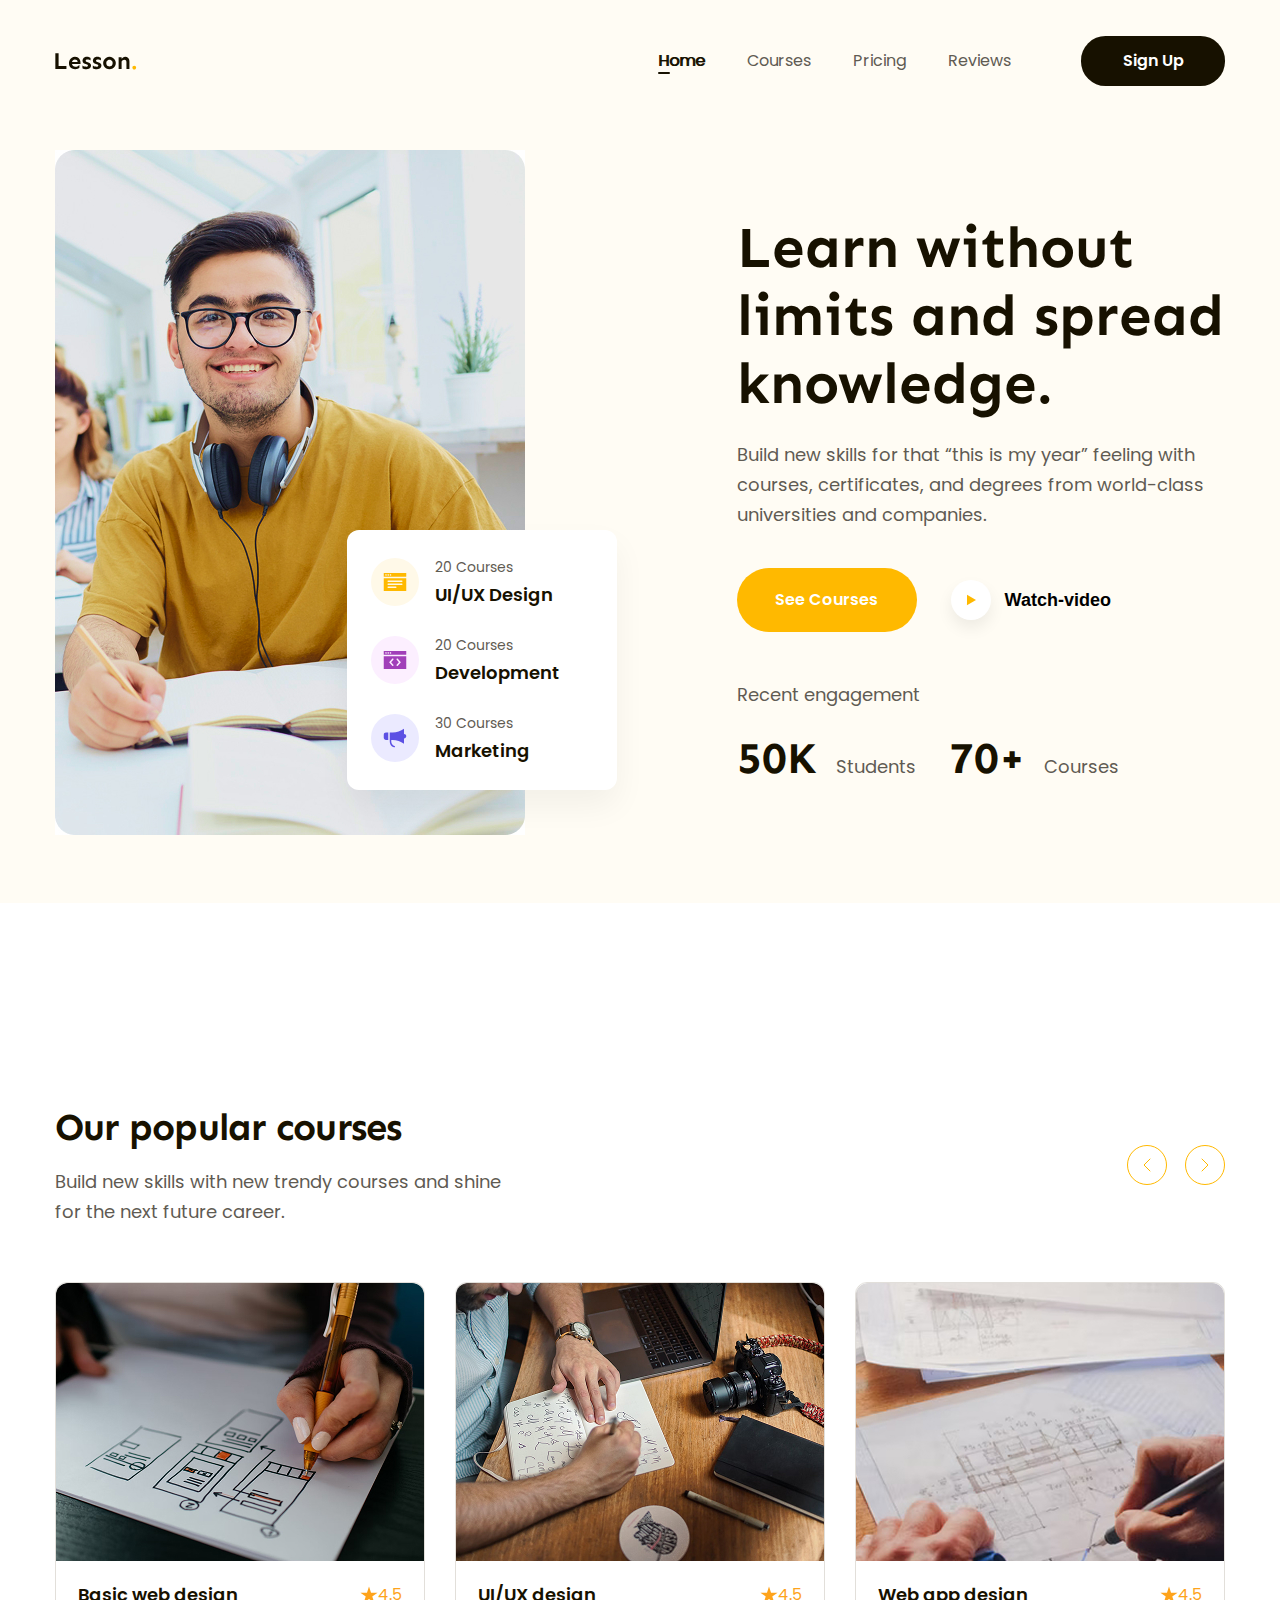
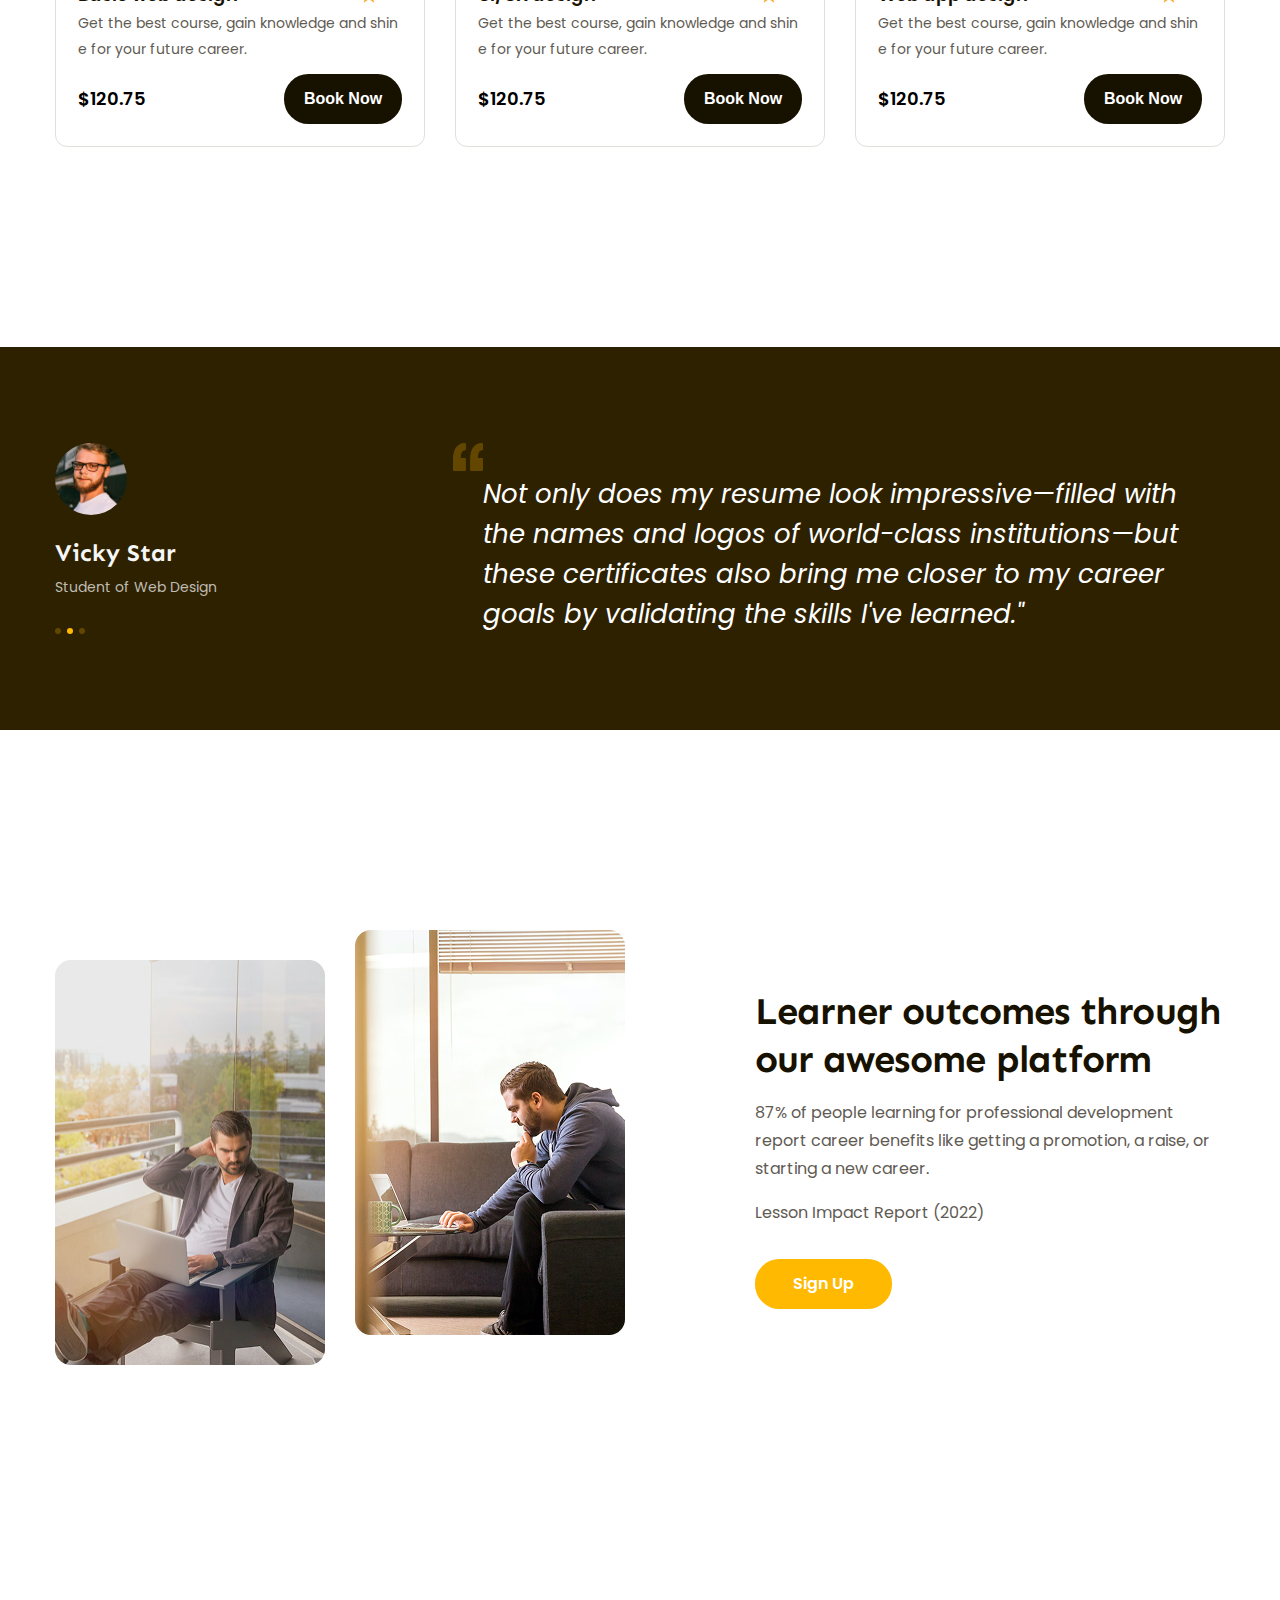
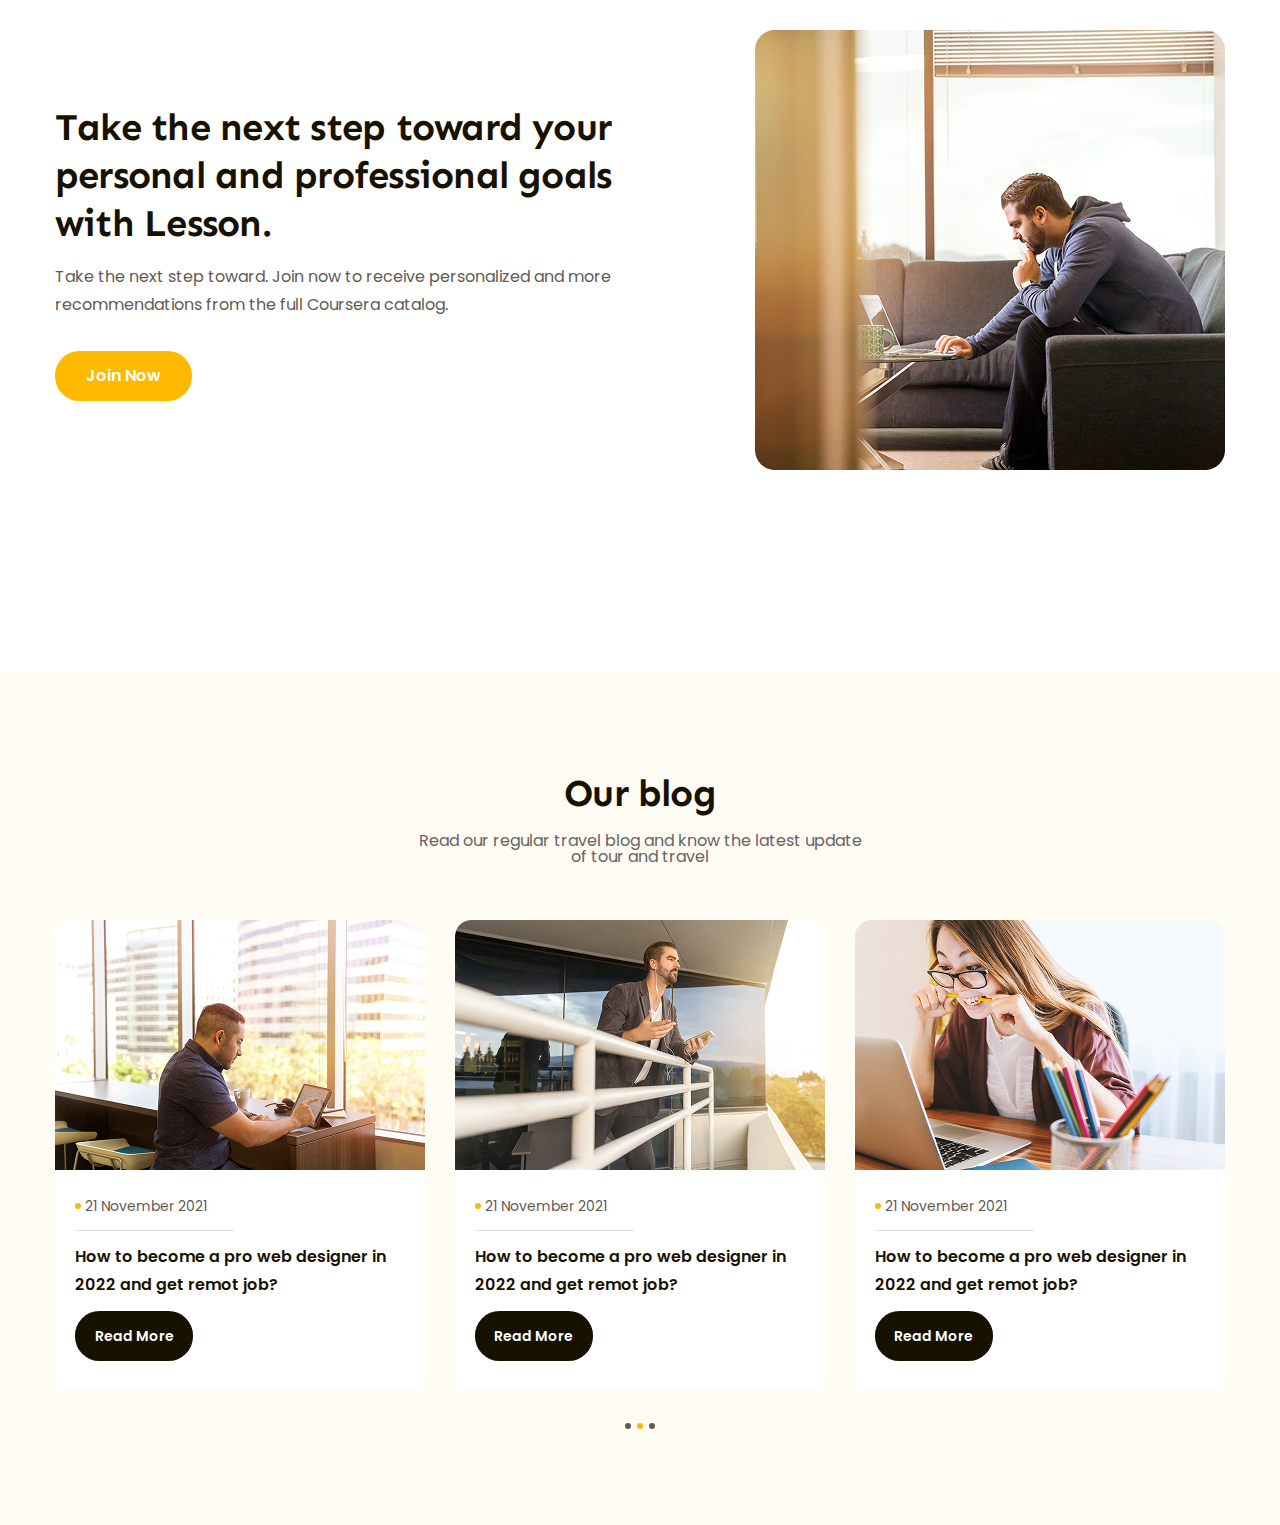
<file: index.html>
<!DOCTYPE html>
<html lang="en">
  <head>
    <meta charset="UTF-8" />
    <meta name="viewport" content="width=device-width, initial-scale=1.0" />

    <!-- reset css -->
    <link rel="stylesheet" href="./assets/css/reset.css" />
    <!-- embed fonts -->
    <link rel="preconnect" href="https://fonts.googleapis.com" />
    <link rel="preconnect" href="https://fonts.gstatic.com" crossorigin />
    <link
      href="https://fonts.googleapis.com/css2?family=Poppins:ital,wght@0,400;0,500;0,600;0,700;1,400;1,500;1,600&family=Sen:wght@400..800&display=swap"
      rel="stylesheet"
    />
    <!-- style css -->
    <link rel="stylesheet" href="./assets/css/style.css" />
    <title>TestFigma</title>
  </head>
  <body style="height: 1000px">
    <!-- header -->
    <header class="header fixed">
      <div class="main-content">
        <div class="body">
          <!-- logo -->
          <img src="./assets/img/Lesson..svg" alt="Lesson." />
          <!-- nav -->
          <nav class="nav">
            <ul>
              <li class="active"><a href="#!">Home</a></li>
              <li><a href="#!">Courses</a></li>
              <li><a href="#!">Pricing</a></li>
              <li><a href="#!">Reviews</a></li>
            </ul>
          </nav>
          <!-- btn action -->
          <div class="action">
            <a href="#!" class="btn btn-sign-up">Sign Up</a>
          </div>
        </div>
      </div>
    </header>

    <!-- main -->
    <main>
      <!-- hero -->
      <div class="hero">
        <div class="main-content">
          <div class="body">
            <!-- left hero -->
            <div class="media-block">
              <img
                src="./assets/img/guy-lesson 1.jpg"
                alt="Learn without limits and spread knowledge."
                class="img"
              />
              <div class="hero-summary">
                <!-- item 1 -->
                <div class="item">
                  <div style="background: #fff9e8" class="icon">
                    <img src="./assets/img/Orion_page.svg" alt="Icon 1" />
                  </div>
                  <div class="info">
                    <p class="label">20 Courses</p>
                    <p class="tittle">UI/UX Design</p>
                  </div>
                </div>
                <!-- item 2 -->
                <div style="margin-top: 22px" class="item">
                  <div style="background: #fcefff" class="icon">
                    <img
                      src="./assets/img/Orion_code-window.svg"
                      alt="Icon 2"
                    />
                  </div>
                  <div class="info">
                    <p class="label">20 Courses</p>
                    <p class="tittle">Development</p>
                  </div>
                </div>
                <!-- item 3 -->
                <div style="margin-top: 22px" class="item">
                  <div style="background: #ebeaff" class="icon">
                    <img src="./assets/img/Orion_megaphone.svg" alt="Icon 3" />
                  </div>
                  <div class="info">
                    <p class="label">30 Courses</p>
                    <p class="tittle">Marketing</p>
                  </div>
                </div>
              </div>
            </div>
            <!-- right hero -->
            <div class="content-block">
              <h1 class="heading">
                Learn without limits and spread knowledge.
              </h1>
              <p class="desc">
                Build new skills for that “this is my year” feeling with
                courses, certificates, and degrees from world-class universities
                and companies.
              </p>

              <div class="cta-group">
                <a href="#!" class="btn hero-cta"> See Courses </a>
                <button class="watch-video">
                  <div class="icon">
                    <img src="./assets/img/Polygon 2.svg" alt="Watch-video" />
                  </div>
                  <span>Watch-video</span>
                </button>
              </div>

              <p style="margin-top: 48px" class="desc">Recent engagement</p>
              <p class="desc stats">
                <strong>50K</strong> Students
                <strong style="margin-left: 28px">70+</strong> Courses
              </p>
            </div>
          </div>
        </div>
      </div>
      <!-- popular -->
      <div style="padding: 65px 0; margin-top: 135px" class="popular">
        <div class="main-content">
          <!-- top -->
          <div class="popular-top">
            <!-- left -->
            <div class="info">
              <h2 class="heading-lv2">Our popular courses</h2>
              <p class="desc">
                Build new skills with new trendy courses and shine for the next
                future career.
              </p>
            </div>
            <!-- right -->
            <div style="display: flex; gap: 18px" class="controls">
              <button class="controls-btn">
                <svg
                  width="8"
                  height="14"
                  viewBox="0 0 8 14"
                  fill="none"
                  xmlns="http://www.w3.org/2000/svg"
                >
                  <path
                    d="M7 1L1 7L7 13"
                    stroke="currentColor"
                    stroke-linecap="round"
                    stroke-linejoin="round"
                  />
                </svg>
              </button>
              <button class="controls-btn">
                <svg
                  width="8"
                  height="14"
                  viewBox="0 0 8 14"
                  fill="none"
                  xmlns="http://www.w3.org/2000/svg"
                >
                  <path
                    d="M1 1L7 7L1 13"
                    stroke="currentColor"
                    stroke-linecap="round"
                    stroke-linejoin="round"
                  />
                </svg>
              </button>
            </div>
          </div>
          <!-- bottom -->
          <div class="course-list">
            <!-- item 1 -->
            <div class="course-item">
              <a href="#1"
                ><img src="./assets/img/Image.jpg" alt="Img" class="thumb"
              /></a>
              <div class="info">
                <div class="head">
                  <h3 class="tittle">
                    <a class="line-clamp break-all" href="#!"
                      >Basic web design</a
                    >
                  </h3>
                  <div class="rating">
                    <img src="/assets/img/Star 6.svg" alt="Star" class="star" />
                    <span class="value">4.5</span>
                  </div>
                </div>
                <p class="desc line-clamp line-2 break-all">
                  Get the best course, gain knowledge and shine for your future
                  career.
                </p>
                <div class="foot">
                  <span class="price">$120.75</span>
                  <button class="btn">Book Now</button>
                </div>
              </div>
            </div>
            <!-- item 2 -->
            <div class="course-item">
              <a href="#!"
                ><img src="./assets/img/Image (1).jpg" alt="Img1" class="thumb"
              /></a>
              <div class="info">
                <div class="head">
                  <h3 class="tittle">
                    <a class="line-clamp break-all" href="#!">UI/UX design</a>
                  </h3>
                  <div class="rating">
                    <img src="/assets/img/Star 6.svg" alt="Star" class="star" />
                    <span class="value">4.5</span>
                  </div>
                </div>
                <p class="desc line-clamp line-2 break-all">
                  Get the best course, gain knowledge and shine for your future
                  career.
                </p>
                <div class="foot">
                  <span class="price">$120.75</span>
                  <button class="btn">Book Now</button>
                </div>
              </div>
            </div>
            <!-- item 3 -->
            <div class="course-item">
              <a href="#!"
                ><img src="./assets/img/Image (2).jpg" alt="Img2" class="thumb"
              /></a>
              <div class="info">
                <div class="head">
                  <h3 class="tittle">
                    <a class="line-clamp break-all" href="#!">Web app design</a>
                  </h3>
                  <div class="rating">
                    <img src="/assets/img/Star 6.svg" alt="Star" class="star" />
                    <span class="value">4.5</span>
                  </div>
                </div>
                <p class="desc line-clamp line-2 break-all">
                  Get the best course, gain knowledge and shine for your future
                  career.
                </p>
                <div class="foot">
                  <span class="price">$120.75</span>
                  <button class="btn">Book Now</button>
                </div>
              </div>
            </div>
          </div>
        </div>
      </div>
      <!-- feedback -->
      <div class="feedback">
        <div class="main-content">
          <div class="feedback-list">
            <!-- item 1 -->
            <div class="feedback-item">
              <!-- left -->
              <div class="info">
                <img
                  src="./assets/img/Ellipse 2649.jpg"
                  alt=""
                  class="avatar"
                />
                <p class="member-name">Peter Moor</p>
                <p class="desc">Student of Web Design</p>
                <div class="dots">
                  <span class="dot active"> </span>
                  <span class="dot"></span>
                  <span class="dot"></span>
                </div>
              </div>
              <!-- right -->
              <div class="content">
                <img src="/assets/img/Vector.svg" alt="" class="open-quotes" />
                <blockquote>
                  Not only does my resume look impressive—filled with the names
                  and logos of world-class institutions—but these certificates
                  also bring me closer to my career goals by validating the
                  skills I've learned."
                </blockquote>
              </div>
            </div>
            <!-- item 2 -->
            <div class="feedback-item">
              <!-- left -->
              <div class="info">
                <img src="./assets/img/vicky (1).jpg" alt="" class="avatar" />
                <p class="member-name">Vicky Star</p>
                <p class="desc">Student of Web Design</p>
                <div class="dots">
                  <span class="dot"> </span>
                  <span class="dot active"></span>
                  <span class="dot"></span>
                </div>
              </div>
              <!-- right -->
              <div class="content">
                <img src="/assets/img/Vector.svg" alt="" class="open-quotes" />
                <blockquote>
                  Not only does my resume look impressive—filled with the names
                  and logos of world-class institutions—but these certificates
                  also bring me closer to my career goals by validating the
                  skills I've learned."
                </blockquote>
              </div>
            </div>
            <!-- item 3 -->
            <div class="feedback-item">
              <!-- left -->
              <div class="info">
                <img src="./assets/img/vicky (2).jpg" alt="" class="avatar" />
                <p class="member-name">David Alex</p>
                <p class="desc">Student of Web Design</p>
                <div class="dots">
                  <span class="dot"> </span>
                  <span class="dot"></span>
                  <span class="dot active"></span>
                </div>
              </div>
              <!-- right -->
              <div class="content">
                <img src="/assets/img/Vector.svg" alt="" class="open-quotes" />
                <blockquote>
                  Not only does my resume look impressive—filled with the names
                  and logos of world-class institutions—but these certificates
                  also bring me closer to my career goals by validating the
                  skills I've learned."
                </blockquote>
              </div>
            </div>
          </div>
        </div>
      </div>
      <!-- features -->
      <div class="features">
        <div class="main-content">
          <div class="body">
            <div class="images">
              <img
                style="margin-top: 30px"
                src="./assets/img/Rectangle 10.jpg"
                alt="R10"
              />
              <img src="./assets/img/Rectangle 11.jpg" alt="R11" />
            </div>
            <div class="content">
              <h2 class="heading-lv2">
                Learner outcomes through our awesome platform
              </h2>
              <p class="desc">
                87% of people learning for professional development report
                career benefits like getting a promotion, a raise, or starting a
                new career.
              </p>
              <p class="desc">Lesson Impact Report (2022)</p>
              <a href="#!" class="btn cta-btn">Sign Up</a>
            </div>
          </div>
        </div>
      </div>
      <div class="features2">
        <div class="main-content">
          <div class="body">
            <div class="content">
              <h2 class="heading-lv2">
                Take the next step toward your personal and professional goals
                with Lesson.
              </h2>
              <p class="desc">
                Take the next step toward. Join now to receive personalized and
                more recommendations from the full Coursera catalog.
              </p>
              <a href="#!" class="btn cta-btn">Join Now</a>
            </div>
            <div class="images">
              <img src="./assets/img/Rectangle 12.jpg" alt="R12" />
            </div>
          </div>
        </div>
      </div>
      <!-- blog -->
      <div class="blogs">
        <div class="main-content">
          <div class="blog-top">
            <h2 class="heading-lv2">Our blog</h2>
            <p class="desc">
              Read our regular travel blog and know the latest update of tour
              and travel
            </p>
          </div>
          <div class="blog-list">
            <!-- item 1 -->
            <div class="item">
              <a href="#!"
                ><img src="./assets/img/marta11.jpg" alt="Img1" class="thumb"
              /></a>
              <div class="info">
                <span class="date">21 November 2021</span>
                <a href="#!">
                  <h3 class="title">
                    How to become a pro web designer in 2022 and get remot job?
                  </h3>
                </a>
                <a href="#!" class="btn">Read More</a>
              </div>
            </div>
            <!-- item 2 -->
            <div class="item">
              <a href="#!"
                ><img src="./assets/img/marta12.jpg" alt="Img1" class="thumb"
              /></a>
              <div class="info">
                <span class="date">21 November 2021</span>
                <a href="#!">
                  <h3 class="title">
                    How to become a pro web designer in 2022 and get remot job?
                  </h3>
                </a>
                <a href="#!" class="btn">Read More</a>
              </div>
            </div>
            <!-- item 3 -->
            <div class="item">
              <a href="#!"
                ><img src="./assets/img/marta13.jpg" alt="Img1" class="thumb"
              /></a>
              <div class="info">
                <span class="date">21 November 2021</span>
                <a href="#!">
                  <h3 style="font-style: bold" class="title">
                    How to become a pro web designer in 2022 and get remot job?
                  </h3>
                </a>
                <a href="#!" class="btn">Read More</a>
              </div>
            </div>
            <!-- item 1 -->
            <div class="item">
              <a href="#!"
                ><img src="./assets/img/marta11.jpg" alt="Img1" class="thumb"
              /></a>
              <div class="info">
                <span class="date">21 November 2021</span>
                <a href="#!">
                  <h3 class="title">
                    How to become a pro web designer in 2022 and get remot job?
                  </h3>
                </a>
                <a href="#!" class="btn">Read More</a>
              </div>
            </div>
            <!-- item 2 -->
            <div class="item">
              <a href="#!"
                ><img src="./assets/img/marta12.jpg" alt="Img1" class="thumb"
              /></a>
              <div class="info">
                <span class="date">21 November 2021</span>
                <a href="#!">
                  <h3 class="title">
                    How to become a pro web designer in 2022 and get remot job?
                  </h3>
                </a>
                <a href="#!" class="btn">Read More</a>
              </div>
            </div>
            <!-- item 3 -->
            <div class="item">
              <a href="#!"
                ><img src="./assets/img/marta13.jpg" alt="Img1" class="thumb"
              /></a>
              <div class="info">
                <span class="date">21 November 2021</span>
                <a href="#!">
                  <h3 style="font-style: bold" class="title">
                    How to become a pro web designer in 2022 and get remot job?
                  </h3>
                </a>
                <a href="#!" class="btn">Read More</a>
              </div>
            </div>
            <!-- item 1 -->
            <div class="item">
              <a href="#!"
                ><img src="./assets/img/marta11.jpg" alt="Img1" class="thumb"
              /></a>
              <div class="info">
                <span class="date">21 November 2021</span>
                <a href="#!">
                  <h3 class="title">
                    How to become a pro web designer in 2022 and get remot job?
                  </h3>
                </a>
                <a href="#!" class="btn">Read More</a>
              </div>
            </div>
            <!-- item 2 -->
            <div class="item">
              <a href="#!"
                ><img src="./assets/img/marta12.jpg" alt="Img1" class="thumb"
              /></a>
              <div class="info">
                <span class="date">21 November 2021</span>
                <a href="#!">
                  <h3 class="title">
                    How to become a pro web designer in 2022 and get remot job?
                  </h3>
                </a>
                <a href="#!" class="btn">Read More</a>
              </div>
            </div>
            <!-- item 3 -->
            <div class="item">
              <a href="#!"
                ><img src="./assets/img/marta13.jpg" alt="Img1" class="thumb"
              /></a>
              <div class="info">
                <span class="date">21 November 2021</span>
                <a href="#!">
                  <h3 style="font-style: bold" class="title">
                    How to become a pro web designer in 2022 and get remot job?
                  </h3>
                </a>
                <a href="#!" class="btn">Read More</a>
              </div>
            </div>
          </div>
          <div class="dots">
            <span class="dot"></span>
            <span class="dot active"></span>
            <span class="dot"></span>
          </div>
        </div>
      </div>
    </main>
  </body>
</html>
</file>
<file: assets/css/style.css>
* {
  box-sizing: border-box;
}

html {
  font-size: 62.5%;
}

/* Khôi phục lại cỡ chữ mặc định rem */
body {
  font-size: 1.6rem;
  font-family: "Poppins", serif;
}

/* common */
a {
  text-decoration: none;
}

.main-content {
  width: 1170px;
  max-width: calc(100% - 48px);
  margin-left: auto;
  margin-right: auto;
}

/* Tạo dấu 3 chấm */
.line-clamp {
  display: -webkit-box;
  -webkit-line-clamp: var(--line-clamp, 1);
  -webkit-box-orient: vertical;
  overflow: hidden;
}
/* 2 dòng rồi 3 chấm */
.line-clamp.line-2 {
  --line-clamp: 2;
}
/* Đoạn dài không có khoảng trắng --> tràn dòng */
.break-all {
  word-break: break-all;
}

.btn {
  display: inline-block;
  min-width: 118px;
  padding: 0 16px;
  line-height: 50px;
  color: #fff;
  font-weight: 600;
  font-size: 1.6rem;
  text-align: center;
  border-radius: 24.5px;
  background-color: #171100;
}

.btn:hover {
  opacity: 0.9;
}

/* header */
.header {
  background: #fffcf4;
}

.header.fixed {
  z-index: 1;
  position: sticky;
  top: -28px;
}

.header .body {
  display: flex;
  align-items: center;
  padding: 36px 0 8px;
}

.nav {
  margin-left: auto;
}

.nav ul {
  display: flex;
  list-style: none;
}

.nav a {
  position: relative;
  color: #5f5b53;
  font-size: 1.6rem;
  padding: 8px 21px;
}

.nav li.active a,
.nav a:hover {
  color: #171100;
  text-shadow: 1px 0 0 currentColor;
}

.nav li.active a::after {
  position: absolute;
  left: 21px;
  bottom: 6px;
  display: block;
  content: "";
  width: 12px;
  height: 2px;
  border-radius: 1px;
  background-color: #171100;
}

.header .btn-sign-up {
  min-width: 144px;
}

.header .action {
  margin-left: 49px;
}

/* hero */
.hero {
  padding: 56px 0 65px;
  background-color: #fffcf4;
}

.hero .body {
  display: flex;
}

/* left hero */
.hero .media-block {
  position: relative;
  width: 48%;
}

.hero.media-block img {
  width: 470px;
  height: 685px;
  object-fit: cover;
  border-radius: 20px;
}

.hero .hero-summary {
  position: absolute;
  width: 270px;
  bottom: 48px;
  right: 0;
  padding: 24px;
  border-radius: 12px;
  background: #fff;
  box-shadow: 0px 16px 32px 0px #0000000d;
}

.hero-summary .item {
  display: flex;
  align-items: center;
}

.hero-summary .icon {
  width: 48px;
  height: 48px;
  border-radius: 50%;
  display: flex;
  align-items: center;
  justify-content: center;
}

.hero-summary .info {
  margin-left: 16px;
}

.hero-summary .label {
  color: #5f5b53;
  font-size: 1.4rem;
  line-height: 186%;
}

.hero-summary .tittle {
  color: #171100;
  font-weight: 600;
  font-size: 1.8rem;
  line-height: 1.67;
}

/* right hero */
.hero .content-block {
  width: 52%;
  padding-left: 120px;
}

.content-block .heading {
  color: #171100;
  font-family: Sen;
  font-weight: 700;
  font-size: 5.8rem;
  line-height: 1.17;
  letter-spacing: -2%;
  margin-top: 64px;
}

.content-block .desc {
  color: #5f5b53;
  font-size: 1.8rem;
  line-height: 1.67;
  margin-top: 22px;
}

.content-block .cta-group {
  display: flex;
  margin-top: 38px;
  align-items: center;
}

.cta-group .hero-cta {
  min-width: 180px;
  line-height: 64px;
  border-radius: 32px;
  background: #ffb900;
}

.hero .watch-video {
  border: none;
  background: transparent;
  margin-left: 28px;
  display: flex;
  align-items: center;
  cursor: pointer;
}

.watch-video .icon {
  display: flex;
  justify-content: center;
  align-items: center;
  width: 40px;
  height: 40px;
  border-radius: 40px;
  background: #fff;
  box-shadow: 0px 8px 16px 0px rgba(0, 0, 0, 0.07);
}

.watch-video span {
  margin-left: 14px;
  font-weight: 600;
  font-size: 1.8rem;
  line-height: 1.67;
}

.hero .stats strong {
  color: #171100;
  font-family: Sen;
  font-weight: 700;
  font-size: 4.4rem;
  line-height: 1.23;
  margin-right: 14px;
}

/* popular-top */
.popular-top {
  display: flex;
  align-items: center;
  justify-content: space-between;
}

.heading-lv2 {
  color: #171100;
  font-family: Sen;
  font-weight: 700;
  font-size: 3.8rem;
  line-height: 48px;
  letter-spacing: -0.76px;
}

.popular-top .desc {
  max-width: 458px;
  margin-top: 16px;
  font-size: 1.8rem;
  line-height: 1.67;
  color: #5f5b53;
}

.popular-top .controls-btn {
  display: flex;
  align-items: center;
  justify-content: center;
  background: transparent;
  width: 40px;
  height: 40px;
  border-radius: 50%;
  color: #ffb900;
  border: 1px solid #ffb900;
}

.popular-top .controls-btn:hover {
  background: #ffb900;
  color: #fff;
  cursor: pointer;
}

/* popular-bottom */
.popular .course-list {
  display: flex;
  /* align-items: center;
  justify-content: space-between; */
  margin-top: 55px;
  gap: 30px;
}

.popular .course-item {
  flex: 1;
  border-radius: 12px;
  border: 1px solid #e2dfda;
  background: #fff;
}

.popular .course-item:hover {
  background: #ffffff;
  border: 1px solid transparent;
  border-radius: 12px;
  box-shadow: 0px 18px 36px 0px rgba(0, 0, 0, 0.05);
}

.popular .course-item .thumb {
  width: 100%;
  border-radius: 12px 12px 0 0;
  height: 278px;
  object-fit: cover;
}

.course-item .info {
  margin: 16px 22px 22px;
}

.course-item .head {
  display: flex;
  align-items: center;
  justify-content: space-between;
}

.course-item .head .tittle a {
  color: #171100;
  font-weight: 600;
  font-size: 1.8rem;
  line-height: 1.67;
}

.course-item .head .rating {
  display: flex;
  color: #fea31b;
  font-size: 1.6rem;
  line-height: 1.75;
}

.course-item .desc {
  color: #5f5b53;
  font-size: 1.4rem;
  line-height: 26px;
}

.course-item .foot {
  display: flex;
  align-items: center;
  justify-content: space-between;
  margin-top: 12px;
}

.course-item .price {
  font-weight: 600;
  font-size: 1.8rem;
  line-height: 1.67;
}
.course-item .btn {
  border: none;
  width: 118px;
  height: 50px;
}

.course-item .btn:hover {
  background: #ffb900;
  cursor: pointer;
  opacity: 0.9;
}

/* feedback */
.feedback {
  background: #2e2100;
  margin-top: 135px;
  padding: 96px 0;
}

.feedback .feedback-list {
  display: flex;
  overflow: hidden;
}
.feedback .feedback-item {
  width: 100%;
  display: flex;
  flex-shrink: 0;
  align-items: center;
  justify-content: space-between;
  transform: translateX(-100%);
  transition: all ease 0.5s;
}

.feedback .avatar {
  width: 72px;
  height: 72px;
  border-radius: 50%;
  object-fit: cover;
}

.feedback-item .member-name {
  margin-top: 18px;
  color: #f7f7f7;
  font-family: Sen;
  font-weight: 700;
  font-size: 2.4rem;
  line-height: 1.42;
  letter-spacing: 0%;
}

.feedback-item .desc {
  margin-top: 4px;
  color: #bfbcb2;
  font-size: 1.4rem;
  line-height: 1.86;
}

.feedback-item .dots {
  display: flex;
  margin-top: 28px;
  gap: 6px;
}

.feedback-item .dot {
  height: 6px;
  width: 6px;
  border-radius: 50%;
  background: #634700;
  cursor: pointer;
}

.feedback-item .dot.active {
  cursor: default;
  background: #ffb900;
}

.feedback-item .content {
  align-items: center;
  width: 66%;
}

.feedback-item blockquote {
  color: #fff;
  padding-left: 30px;
  font-style: italic;
  font-size: 2.6rem;
  line-height: 1.54;
}

/* features */
.features {
  padding: 65px 0;
  margin-top: 135px;
  background-color: transparent;
}

.features .body {
  display: flex;
  justify-content: space-between;
}

.features .images {
  display: flex;
  gap: 30px;
  justify-content: space-between;
}

.features .images img {
  width: 270px;
  height: 405px;
  object-fit: cover;
}

.features .content {
  width: 40.2%;
  display: flex;
  flex-direction: column;
  justify-content: center;
}

.features .content .desc {
  color: #5f5b53;
  font-size: 1.6rem;
  line-height: 1.75;
  margin-top: 16px;
}

.features .content .cta-btn {
  background: #ffb900;
  width: 137px;
  height: 50px;
  margin-top: 32px;
}

.features2 {
  padding: 65px 0;
  margin-top: 135px;
  background-color: transparent;
}

.features2 .body {
  display: flex;
  justify-content: space-between;
}

.features2 .content {
  width: 48.7%;
  display: flex;
  flex-direction: column;
  justify-content: center;
}

.features2 .content .desc {
  color: #5f5b53;
  font-size: 1.6rem;
  line-height: 1.75;
  margin-top: 16px;
}

.features2 .content .cta-btn {
  background: #ffb900;
  width: 137px;
  height: 50px;
  margin-top: 32px;
}

/* blogs */
.blogs {
  background-color: #fffcf4;
  padding: 96px 0;
  margin-top: 135px;
}

.blogs .blog-top {
  text-align: center;
}

.blogs .blog-top .desc {
  margin: 16px auto 0;
  width: 448px;
  color: #696262;
  font-size: 1.6rem;
  line-height: 1, 75;
}

.blogs .heading-lv2 {
  justify-content: center;
}

.blog-list {
  overflow: hidden;
  display: flex;
  margin-top: 55px;
  gap: 30px;
}

.blogs .item {
  flex-shrink: 0;
  border-radius: 16px;
  background: #fff;
  width: calc(33.33% - 20px);
}

.blogs .item:hover {
  border-radius: 16px;
  background-color: #fff;
  box-shadow: 0px 16px 32px 0px rgba(0, 0, 0, 0.05);
}

.blogs .thumb {
  width: 100%;
  height: 250px;
  object-fit: cover;
  border-top-left-radius: 16px;
  border-top-right-radius: 16px;
}

.blogs .info {
  padding: 20px 20px 28px;
}

.blogs .info .date {
  position: relative;
  padding-bottom: 12px;
  display: inline-flex;
  align-items: center;
  color: #5f5b53;
  font-size: 1.4rem;
  line-height: 1.86;
}

.blogs .info .date::before {
  margin-right: 4px;
  content: "";
  display: inline-block;
  width: 6px;
  height: 6px;
  border-radius: 50%;
  background-color: #ffb900;
}

.blogs .info .date::after {
  left: 0;
  bottom: 0;
  position: absolute;
  content: "";
  display: inline-block;
  right: -27px;
  height: 1px;
  border-radius: 0.5px;
  background-color: #e2dfda;
}

.blogs .item .title {
  font-family: Poppins;
  color: #171100;
  margin-top: 12px;
  font-weight: 600;
  font-size: 1.6rem;
  line-height: 1.75;
}

.blogs .item .btn {
  margin-top: 12px;

  font-size: 1.4rem;
}

.blogs .item .btn:hover {
  background: #ffb900;
  cursor: pointer;
  opacity: 0.9;
}

.blogs .dots {
  display: flex;
  gap: 6px;
  justify-content: center;
  margin-top: 34px;
}

.blogs .dots .dot {
  height: 6px;
  width: 6px;
  border-radius: 50%;
  background: #5f5b53;
  cursor: pointer;
}

.blogs .dot.active {
  background: #ffb900;
  cursor: default;
}
</file>
